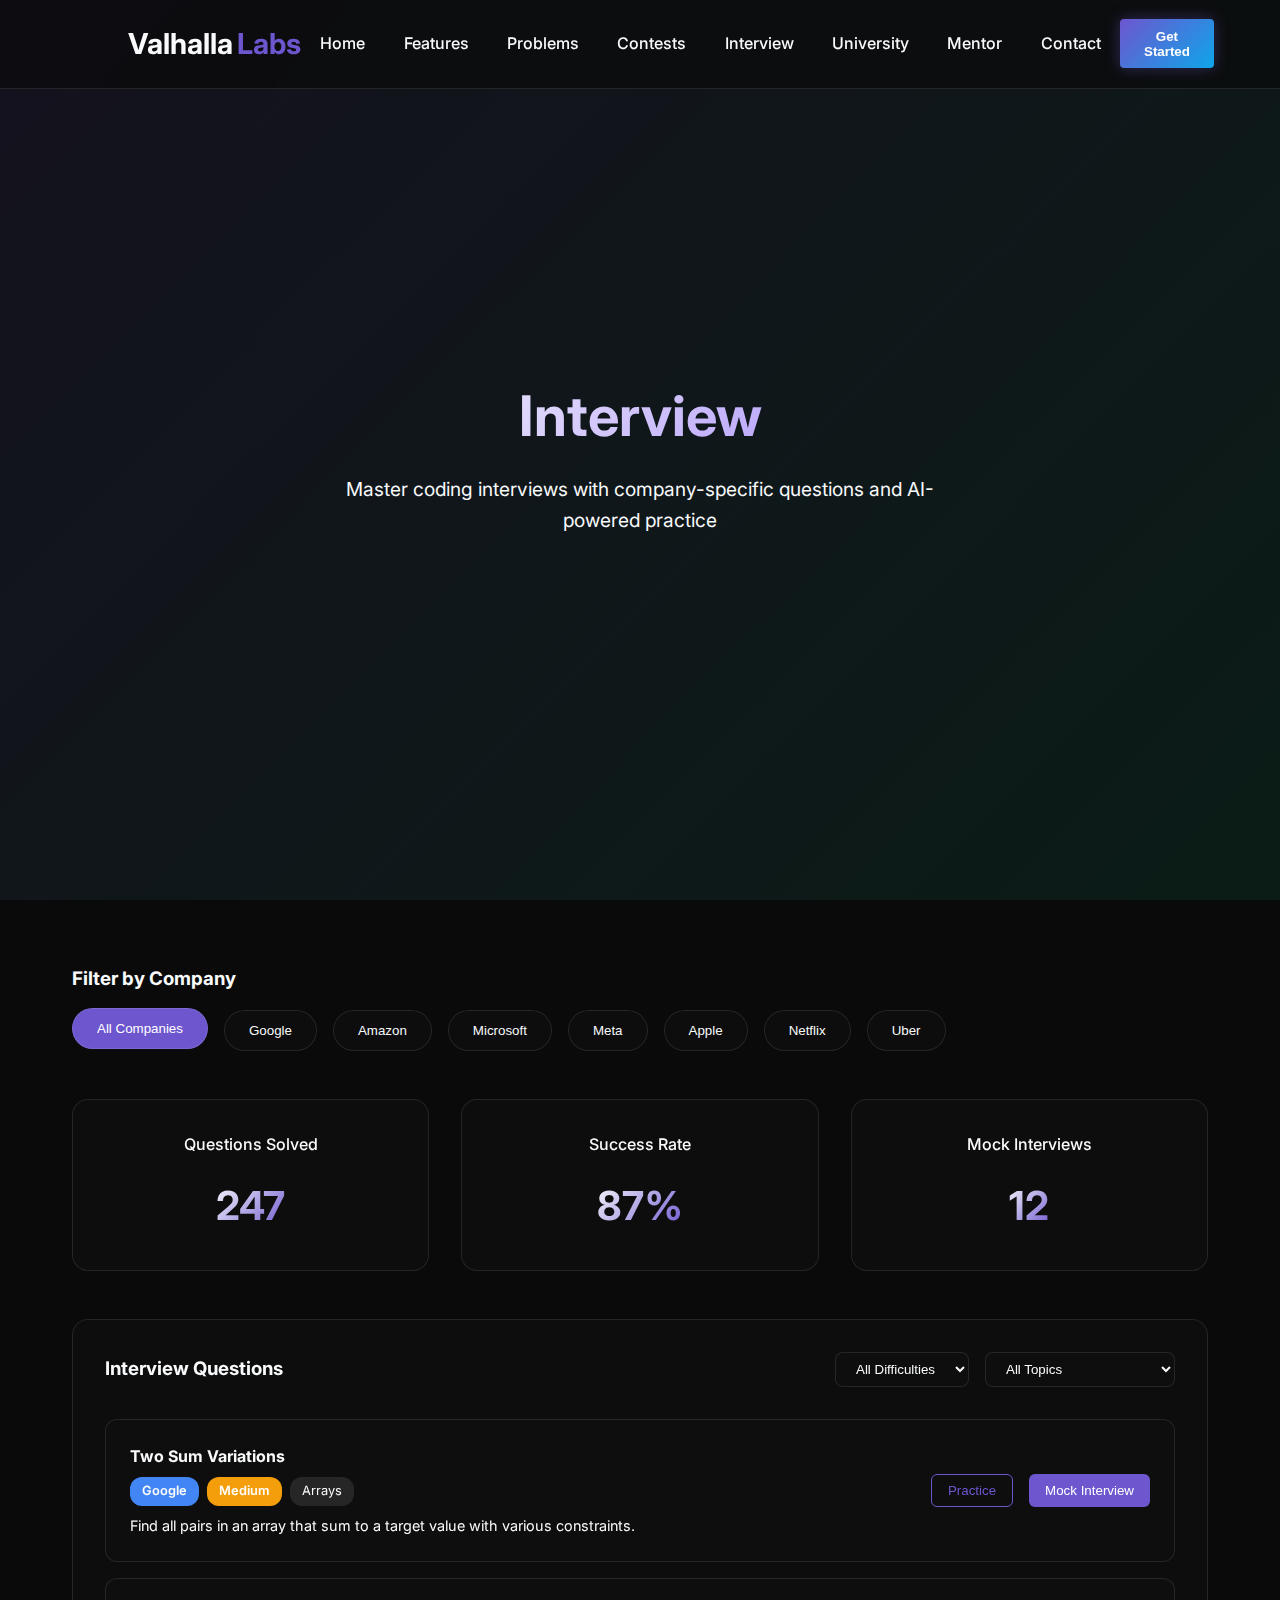
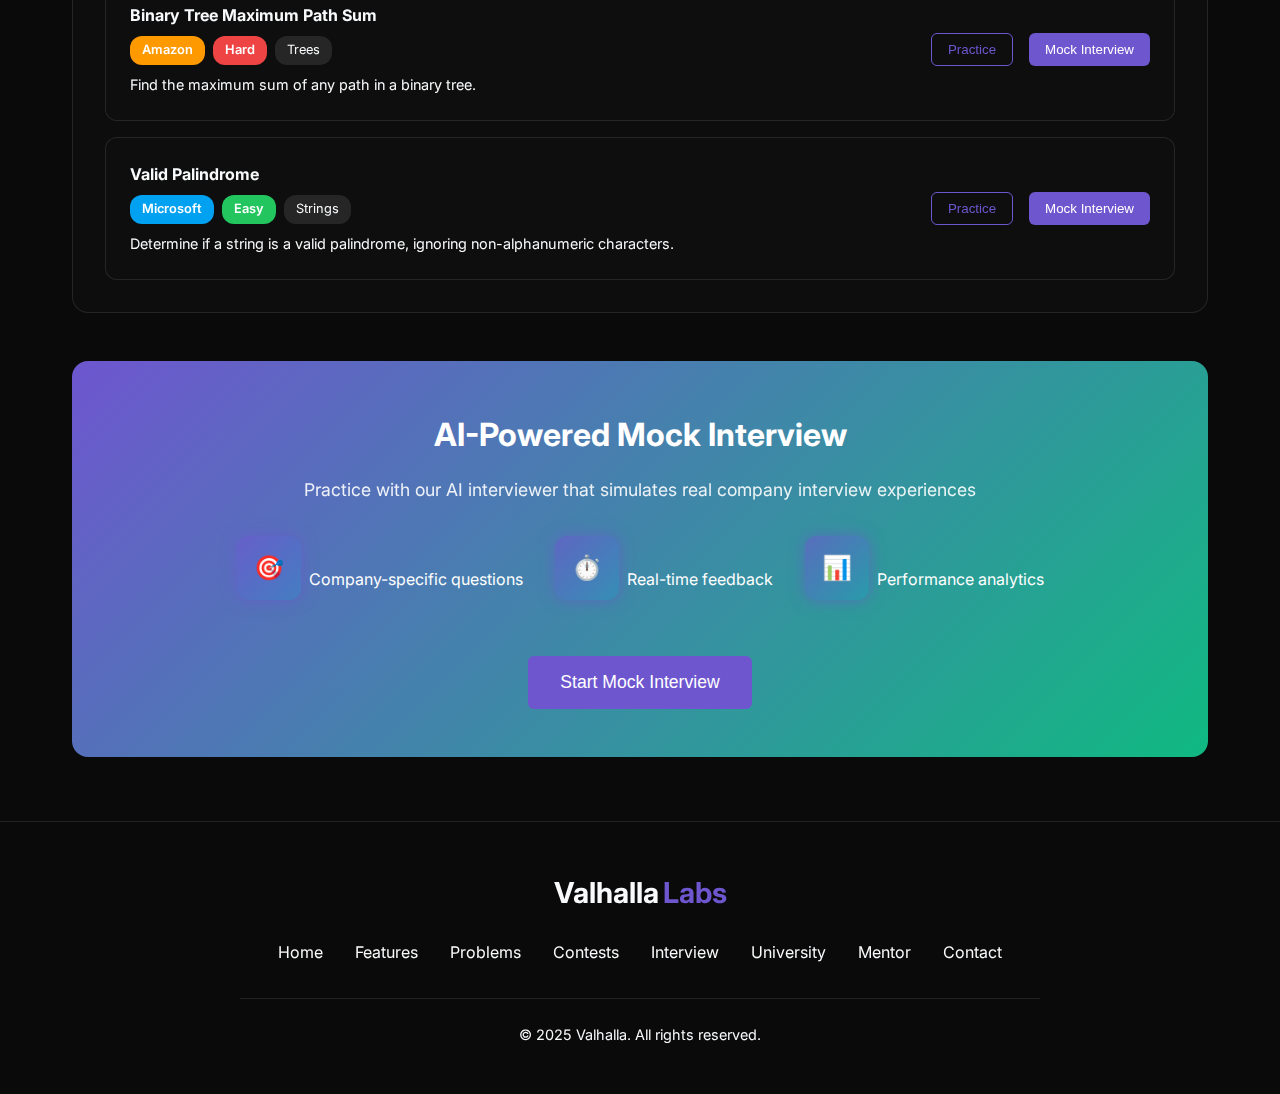
<file: pages/interview/interview.html>
<!DOCTYPE html>
<html lang="en">
<head>
    <meta charset="UTF-8">
    <meta name="viewport" content="width=device-width, initial-scale=1.0">
    <title>Interview Prep - Valhalla Online Coding Platform</title>
    <link rel="stylesheet" href="../../style.css">
    <link rel="stylesheet" href="interview.css">
    <link href="https://fonts.googleapis.com/css2?family=Inter:wght@300;400;500;600;700&display=swap" rel="stylesheet">
</head>
<body>


    <nav class="navbar">
        <div class="logo">Valhalla<span class="logo-highlight">Labs</span></div>
            <ul class="nav-links">
                <li><a href="../../index.html">Home</a></li>
                <li><a href="../features/features.html">Features</a></li>
                <li><a href="../problems/problems.html">Problems</a></li>
                <li><a href="../contests/contests.html">Contests</a></li>
                <li><a href="interview.html" class="active">Interview</a></li>
                <li><a href="../university/university.html">University</a></li>
                <li><a href="../mentor/mentor.html">Mentor</a></li>
                <li><a href="../contact/contact.html">Contact</a></li>
            </ul>
        <button class="cta-button">Get Started</button>
    </nav>

    <!-- Hero Section -->
    <section class="hero">
        <div class="hero-content">
        <h1>Interview</h1>
        <p>Master coding interviews with company-specific questions and AI-powered practice</p>
        </div>
    </section>


        <section class="interview-section">
            <div class="container">
                <div class="company-filters">
                    <h3>Filter by Company</h3>
                    <div class="company-grid">
                        <button class="company-btn active" data-company="all">All Companies</button>
                        <button class="company-btn" data-company="google">Google</button>
                        <button class="company-btn" data-company="amazon">Amazon</button>
                        <button class="company-btn" data-company="microsoft">Microsoft</button>
                        <button class="company-btn" data-company="meta">Meta</button>
                        <button class="company-btn" data-company="apple">Apple</button>
                        <button class="company-btn" data-company="netflix">Netflix</button>
                        <button class="company-btn" data-company="uber">Uber</button>
                    </div>
                </div>

                <div class="interview-stats">
                    <div class="stat-card">
                        <h4>Questions Solved</h4>
                        <span class="stat-number">247</span>
                    </div>
                    <div class="stat-card">
                        <h4>Success Rate</h4>
                        <span class="stat-number">87%</span>
                    </div>
                    <div class="stat-card">
                        <h4>Mock Interviews</h4>
                        <span class="stat-number">12</span>
                    </div>
                </div>

                <div class="questions-container">
                    <div class="questions-header">
                        <h3>Interview Questions</h3>
                        <div class="question-filters">
                            <select class="filter-select" id="difficulty-filter">
                                <option value="all">All Difficulties</option>
                                <option value="easy">Easy</option>
                                <option value="medium">Medium</option>
                                <option value="hard">Hard</option>
                            </select>
                            <select class="filter-select" id="topic-filter">
                                <option value="all">All Topics</option>
                                <option value="arrays">Arrays</option>
                                <option value="strings">Strings</option>
                                <option value="trees">Trees</option>
                                <option value="graphs">Graphs</option>
                                <option value="dp">Dynamic Programming</option>
                            </select>
                        </div>
                    </div>

                    <div class="questions-list">
                        <div class="question-item" data-company="google" data-difficulty="medium" data-topic="arrays">
                            <div class="question-info">
                                <h4>Two Sum Variations</h4>
                                <div class="question-meta">
                                    <span class="company-tag google">Google</span>
                                    <span class="difficulty medium">Medium</span>
                                    <span class="topic-tag">Arrays</span>
                                </div>
                                <p>Find all pairs in an array that sum to a target value with various constraints.</p>
                            </div>
                            <div class="question-actions">
                                <button class="btn-outline">Practice</button>
                                <button class="btn-primary">Mock Interview</button>
                            </div>
                        </div>

                        <div class="question-item" data-company="amazon" data-difficulty="hard" data-topic="trees">
                            <div class="question-info">
                                <h4>Binary Tree Maximum Path Sum</h4>
                                <div class="question-meta">
                                    <span class="company-tag amazon">Amazon</span>
                                    <span class="difficulty hard">Hard</span>
                                    <span class="topic-tag">Trees</span>
                                </div>
                                <p>Find the maximum sum of any path in a binary tree.</p>
                            </div>
                            <div class="question-actions">
                                <button class="btn-outline">Practice</button>
                                <button class="btn-primary">Mock Interview</button>
                            </div>
                        </div>

                        <div class="question-item" data-company="microsoft" data-difficulty="easy" data-topic="strings">
                            <div class="question-info">
                                <h4>Valid Palindrome</h4>
                                <div class="question-meta">
                                    <span class="company-tag microsoft">Microsoft</span>
                                    <span class="difficulty easy">Easy</span>
                                    <span class="topic-tag">Strings</span>
                                </div>
                                <p>Determine if a string is a valid palindrome, ignoring non-alphanumeric characters.</p>
                            </div>
                            <div class="question-actions">
                                <button class="btn-outline">Practice</button>
                                <button class="btn-primary">Mock Interview</button>
                            </div>
                        </div>
                    </div>
                </div>

                <div class="mock-interview-section">
                    <div class="mock-interview-card">
                        <h3>AI-Powered Mock Interview</h3>
                        <p>Practice with our AI interviewer that simulates real company interview experiences</p>
                        <div class="mock-features">
                            <div class="feature">
                                <span class="feature-icon">🎯</span>
                                <span>Company-specific questions</span>
                            </div>
                            <div class="feature">
                                <span class="feature-icon">⏱️</span>
                                <span>Real-time feedback</span>
                            </div>
                            <div class="feature">
                                <span class="feature-icon">📊</span>
                                <span>Performance analytics</span>
                            </div>
                        </div>
                        <button class="btn-primary large">Start Mock Interview</button>
                    </div>
                </div>
            </div>
        </section>
    </main>

    <footer>
        <div class="footer-content">
        <div class="footer-logo">Valhalla<span class="logo-highlight">Labs</span></div>
        <div class="footer-links">
            <a href="../../index.html">Home</a>
            <a href="#">Features</a>
            <a href="../problems/problems.html">Problems</a>
            <a href="../contests/contests.html">Contests</a>
            <a href="../interview/interview.html">Interview</a>
            <a href="../university/university.html">University</a>
            <a href="../mentor/mentor.html">Mentor</a>
            <a href="../contact/contact.html">Contact</a>
        </div>
        <p class="copyright">© 2025 Valhalla. All rights reserved.</p>
        </div>
    </footer>

    <script src="interview.js"></script>
</body>
</html>
</file>
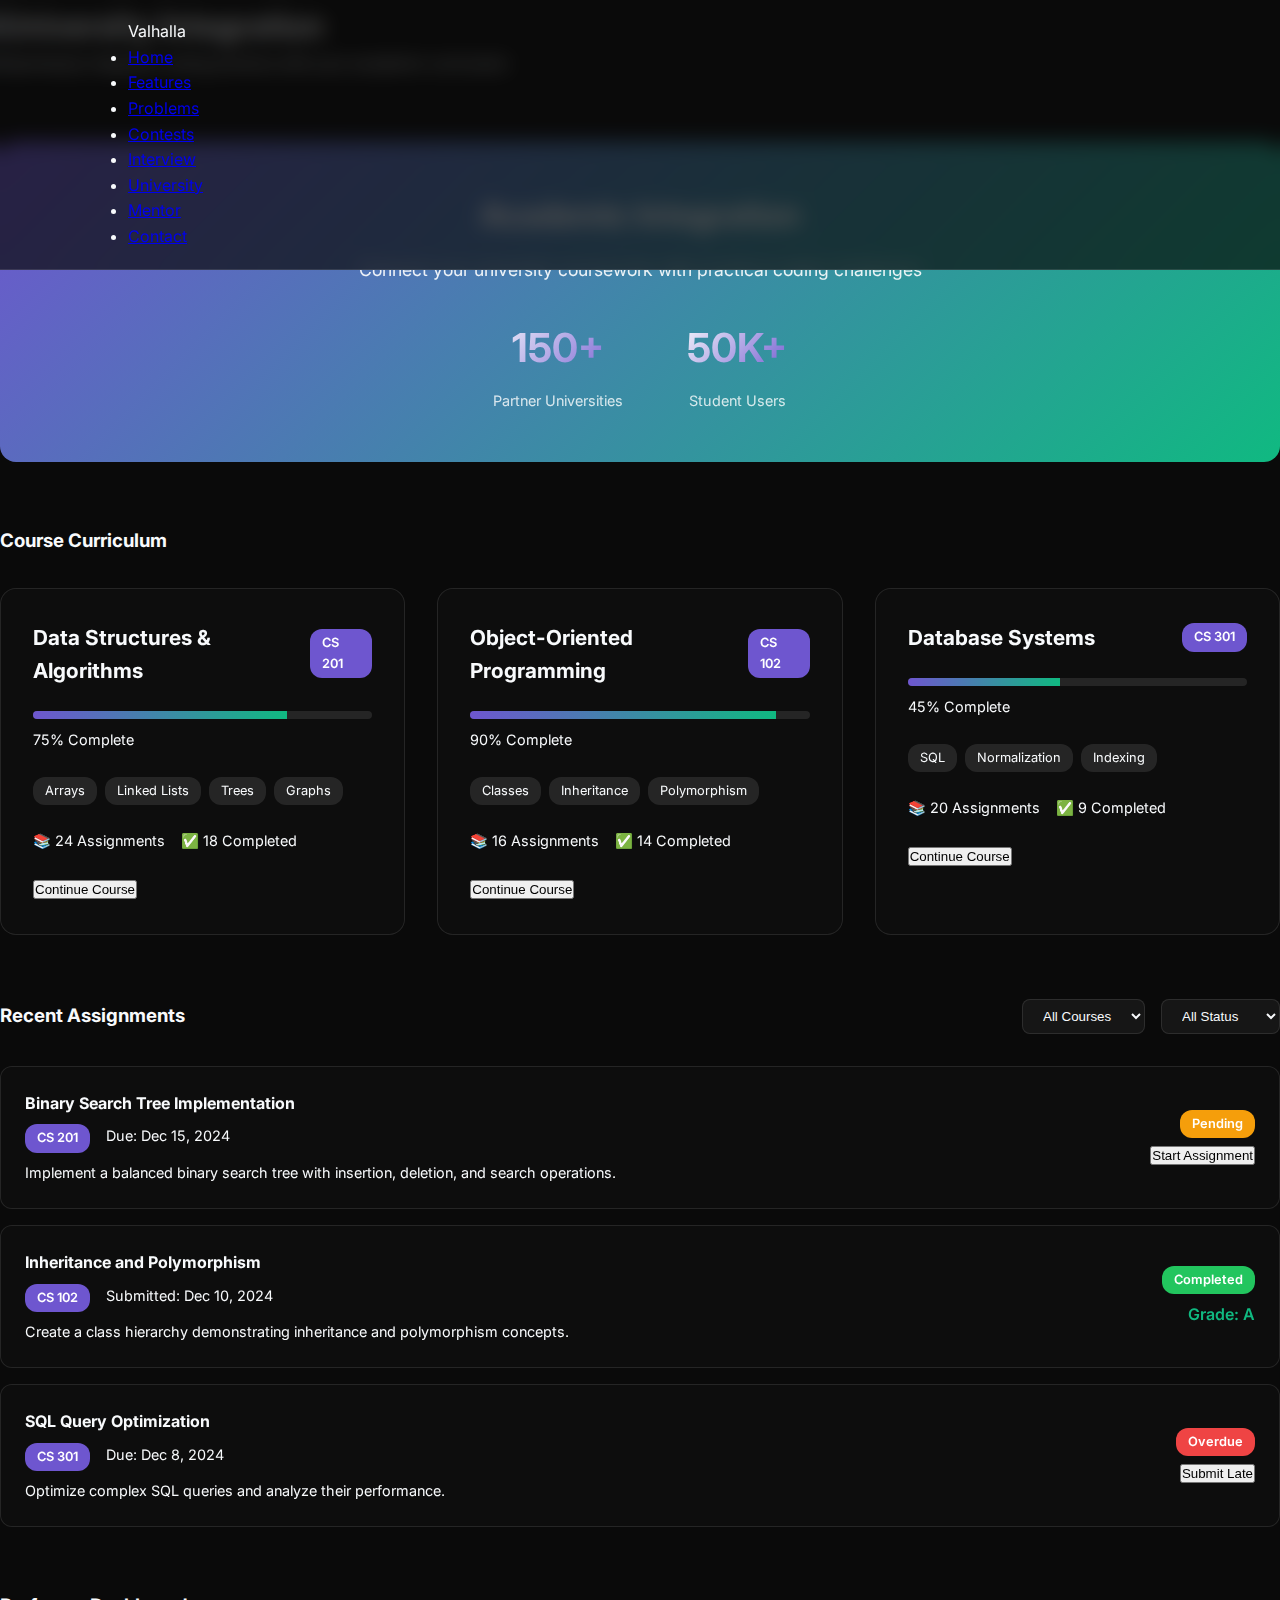
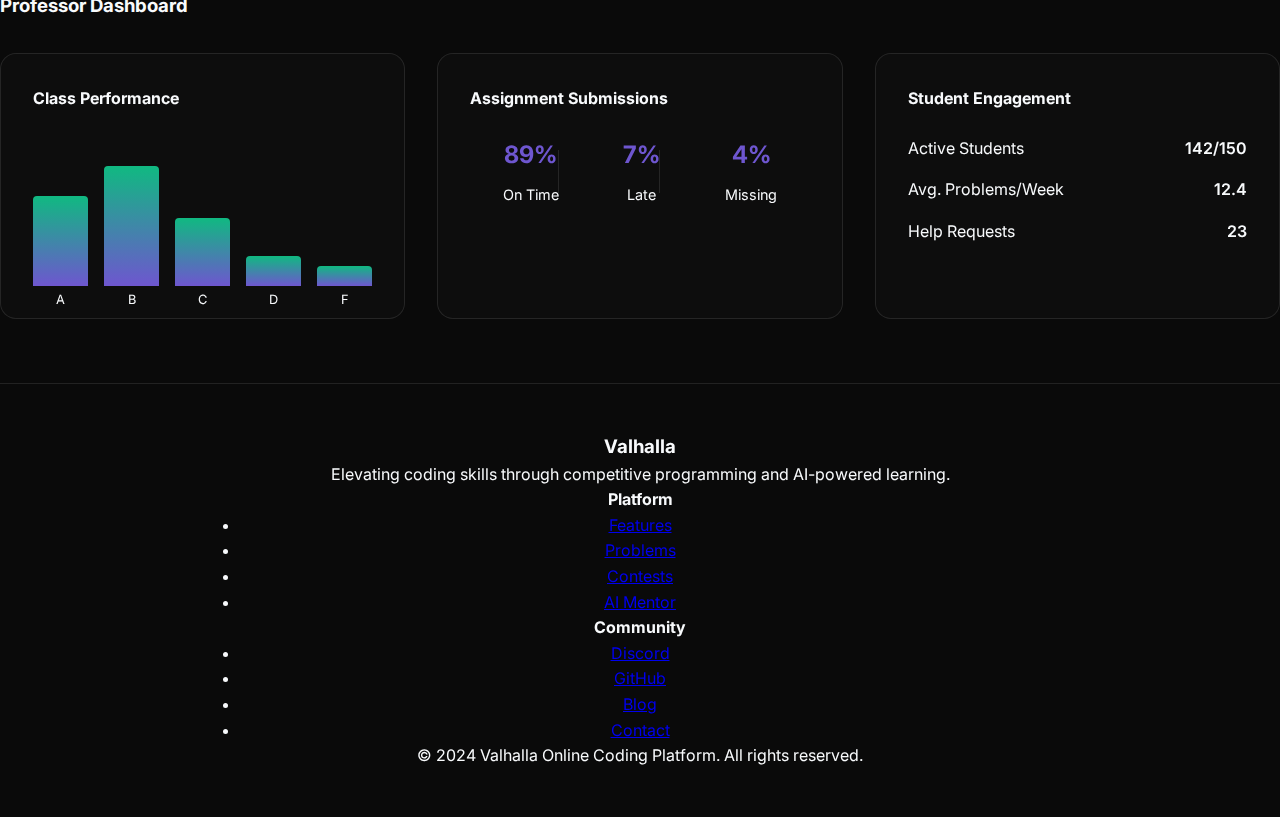
<file: pages/university/university.html>
<!DOCTYPE html>
<html lang="en">
<head>
    <meta charset="UTF-8">
    <meta name="viewport" content="width=device-width, initial-scale=1.0">
    <title>University Integration - Valhalla Online Coding Platform</title>
    <link rel="stylesheet" href="../../style.css">
    <link rel="stylesheet" href="university.css">
    <link href="https://fonts.googleapis.com/css2?family=Inter:wght@300;400;500;600;700&display=swap" rel="stylesheet">
</head>
<body>
    <nav class="navbar">
        <div class="nav-container">
            <div class="nav-logo">
                <span class="logo-text">Valhalla</span>
            </div>
            <ul class="nav-menu">
                <li><a href="../../index.html">Home</a></li>
                <li><a href="../features/features.html">Features</a></li>
                <li><a href="../problems/problems.html">Problems</a></li>
                <li><a href="../contests/contests.html">Contests</a></li>
                <li><a href="../interview/interview.html">Interview</a></li>
                <li><a href="university.html" class="active">University</a></li>
                <li><a href="../mentor/mentor.html">Mentor</a></li>
                <li><a href="../contact/contact.html">Contact</a></li>
            </ul>
            <div class="nav-toggle">
                <span></span>
                <span></span>
                <span></span>
            </div>
        </div>
    </nav>

    <main class="main-content">
        <section class="hero-section">
            <div class="container">
                <h1 class="hero-title">University Integration</h1>
                <p class="hero-subtitle">Seamlessly integrate coding practice with your academic curriculum</p>
            </div>
        </section>

        <section class="university-section">
            <div class="container">
                <div class="integration-overview">
                    <div class="overview-card">
                        <h3>Academic Integration</h3>
                        <p>Connect your university coursework with practical coding challenges</p>
                        <div class="integration-stats">
                            <div class="stat">
                                <span class="stat-number">150+</span>
                                <span class="stat-label">Partner Universities</span>
                            </div>
                            <div class="stat">
                                <span class="stat-number">50K+</span>
                                <span class="stat-label">Student Users</span>
                            </div>
                        </div>
                    </div>
                </div>

                <div class="courses-section">
                    <h3>Course Curriculum</h3>
                    <div class="courses-grid">
                        <div class="course-card">
                            <div class="course-header">
                                <h4>Data Structures & Algorithms</h4>
                                <span class="course-level">CS 201</span>
                            </div>
                            <div class="course-progress">
                                <div class="progress-bar">
                                    <div class="progress-fill" style="width: 75%"></div>
                                </div>
                                <span class="progress-text">75% Complete</span>
                            </div>
                            <div class="course-topics">
                                <span class="topic-tag">Arrays</span>
                                <span class="topic-tag">Linked Lists</span>
                                <span class="topic-tag">Trees</span>
                                <span class="topic-tag">Graphs</span>
                            </div>
                            <div class="course-stats">
                                <span>📚 24 Assignments</span>
                                <span>✅ 18 Completed</span>
                            </div>
                            <button class="btn-primary">Continue Course</button>
                        </div>

                        <div class="course-card">
                            <div class="course-header">
                                <h4>Object-Oriented Programming</h4>
                                <span class="course-level">CS 102</span>
                            </div>
                            <div class="course-progress">
                                <div class="progress-bar">
                                    <div class="progress-fill" style="width: 90%"></div>
                                </div>
                                <span class="progress-text">90% Complete</span>
                            </div>
                            <div class="course-topics">
                                <span class="topic-tag">Classes</span>
                                <span class="topic-tag">Inheritance</span>
                                <span class="topic-tag">Polymorphism</span>
                            </div>
                            <div class="course-stats">
                                <span>📚 16 Assignments</span>
                                <span>✅ 14 Completed</span>
                            </div>
                            <button class="btn-primary">Continue Course</button>
                        </div>

                        <div class="course-card">
                            <div class="course-header">
                                <h4>Database Systems</h4>
                                <span class="course-level">CS 301</span>
                            </div>
                            <div class="course-progress">
                                <div class="progress-bar">
                                    <div class="progress-fill" style="width: 45%"></div>
                                </div>
                                <span class="progress-text">45% Complete</span>
                            </div>
                            <div class="course-topics">
                                <span class="topic-tag">SQL</span>
                                <span class="topic-tag">Normalization</span>
                                <span class="topic-tag">Indexing</span>
                            </div>
                            <div class="course-stats">
                                <span>📚 20 Assignments</span>
                                <span>✅ 9 Completed</span>
                            </div>
                            <button class="btn-primary">Continue Course</button>
                        </div>
                    </div>
                </div>

                <div class="assignments-section">
                    <div class="assignments-header">
                        <h3>Recent Assignments</h3>
                        <div class="assignment-filters">
                            <select class="filter-select">
                                <option>All Courses</option>
                                <option>CS 201</option>
                                <option>CS 102</option>
                                <option>CS 301</option>
                            </select>
                            <select class="filter-select">
                                <option>All Status</option>
                                <option>Pending</option>
                                <option>Completed</option>
                                <option>Overdue</option>
                            </select>
                        </div>
                    </div>

                    <div class="assignments-list">
                        <div class="assignment-item pending">
                            <div class="assignment-info">
                                <h4>Binary Search Tree Implementation</h4>
                                <div class="assignment-meta">
                                    <span class="course-tag">CS 201</span>
                                    <span class="due-date">Due: Dec 15, 2024</span>
                                </div>
                                <p>Implement a balanced binary search tree with insertion, deletion, and search operations.</p>
                            </div>
                            <div class="assignment-status">
                                <span class="status-badge pending">Pending</span>
                                <button class="btn-primary">Start Assignment</button>
                            </div>
                        </div>

                        <div class="assignment-item completed">
                            <div class="assignment-info">
                                <h4>Inheritance and Polymorphism</h4>
                                <div class="assignment-meta">
                                    <span class="course-tag">CS 102</span>
                                    <span class="due-date">Submitted: Dec 10, 2024</span>
                                </div>
                                <p>Create a class hierarchy demonstrating inheritance and polymorphism concepts.</p>
                            </div>
                            <div class="assignment-status">
                                <span class="status-badge completed">Completed</span>
                                <span class="grade">Grade: A</span>
                            </div>
                        </div>

                        <div class="assignment-item overdue">
                            <div class="assignment-info">
                                <h4>SQL Query Optimization</h4>
                                <div class="assignment-meta">
                                    <span class="course-tag">CS 301</span>
                                    <span class="due-date">Due: Dec 8, 2024</span>
                                </div>
                                <p>Optimize complex SQL queries and analyze their performance.</p>
                            </div>
                            <div class="assignment-status">
                                <span class="status-badge overdue">Overdue</span>
                                <button class="btn-secondary">Submit Late</button>
                            </div>
                        </div>
                    </div>
                </div>

                <div class="professor-dashboard">
                    <h3>Professor Dashboard</h3>
                    <div class="dashboard-grid">
                        <div class="dashboard-card">
                            <h4>Class Performance</h4>
                            <div class="performance-chart">
                                <div class="chart-bar" style="height: 60%">
                                    <span class="bar-label">A</span>
                                </div>
                                <div class="chart-bar" style="height: 80%">
                                    <span class="bar-label">B</span>
                                </div>
                                <div class="chart-bar" style="height: 45%">
                                    <span class="bar-label">C</span>
                                </div>
                                <div class="chart-bar" style="height: 20%">
                                    <span class="bar-label">D</span>
                                </div>
                                <div class="chart-bar" style="height: 10%">
                                    <span class="bar-label">F</span>
                                </div>
                            </div>
                        </div>

                        <div class="dashboard-card">
                            <h4>Assignment Submissions</h4>
                            <div class="submission-stats">
                                <div class="stat-item">
                                    <span class="stat-value">89%</span>
                                    <span class="stat-desc">On Time</span>
                                </div>
                                <div class="stat-item">
                                    <span class="stat-value">7%</span>
                                    <span class="stat-desc">Late</span>
                                </div>
                                <div class="stat-item">
                                    <span class="stat-value">4%</span>
                                    <span class="stat-desc">Missing</span>
                                </div>
                            </div>
                        </div>

                        <div class="dashboard-card">
                            <h4>Student Engagement</h4>
                            <div class="engagement-metrics">
                                <div class="metric">
                                    <span class="metric-label">Active Students</span>
                                    <span class="metric-value">142/150</span>
                                </div>
                                <div class="metric">
                                    <span class="metric-label">Avg. Problems/Week</span>
                                    <span class="metric-value">12.4</span>
                                </div>
                                <div class="metric">
                                    <span class="metric-label">Help Requests</span>
                                    <span class="metric-value">23</span>
                                </div>
                            </div>
                        </div>
                    </div>
                </div>
            </div>
        </section>
    </main>

    <footer class="footer">
        <div class="container">
            <div class="footer-content">
                <div class="footer-section">
                    <h3>Valhalla</h3>
                    <p>Elevating coding skills through competitive programming and AI-powered learning.</p>
                </div>
                <div class="footer-section">
                    <h4>Platform</h4>
                    <ul>
                        <li><a href="../features/features.html">Features</a></li>
                        <li><a href="../problems/problems.html">Problems</a></li>
                        <li><a href="../contests/contests.html">Contests</a></li>
                        <li><a href="../mentor/mentor.html">AI Mentor</a></li>
                    </ul>
                </div>
                <div class="footer-section">
                    <h4>Community</h4>
                    <ul>
                        <li><a href="#">Discord</a></li>
                        <li><a href="#">GitHub</a></li>
                        <li><a href="#">Blog</a></li>
                        <li><a href="../contact/contact.html">Contact</a></li>
                    </ul>
                </div>
            </div>
            <div class="footer-bottom">
                <p>&copy; 2024 Valhalla Online Coding Platform. All rights reserved.</p>
            </div>
        </div>
    </footer>

    <script src="university.js"></script>
</body>
</html>
</file>
<file: style.css>
:root {
  --primary: #6e56cf;
  --primary-glow: rgba(110, 86, 207, 0.6);
  --secondary: #10b981;
  --secondary-glow: rgba(16, 185, 129, 0.6);
  --accent: #0ea5e9;
  --text: #f8fafc;
  --text-secondary: #cbd5e1;
  --bg-dark: #0a0a0a;
  --bg-glass: rgba(15, 15, 15, 0.5);
  --bg-glass-hover: rgba(20, 20, 20, 0.7);
  --border-glass: rgba(255, 255, 255, 0.1);
  --light-x: 50%;
  --light-y: 50%;
}

* {
  margin: 0;
  padding: 0;
  box-sizing: border-box;
}

body {
  font-family: "Inter", sans-serif;
  background-color: var(--bg-dark);
  color: var(--text);
  overflow-x: hidden;
  line-height: 1.6;
}

/* Navbar styles */
.navbar {
  position: fixed;
  top: 0;
  left: 0;
  width: 100%;
  z-index: 100;
  display: flex;
  justify-content: space-between;
  align-items: center;
  padding: 1.2rem 10%;
  background: rgba(10, 10, 10, 0.7);
  backdrop-filter: blur(10px);
  border-bottom: 1px solid var(--border-glass);
  transition: all 0.3s ease;
}

.logo {
  font-size: 1.8rem;
  font-weight: 700;
  color: var(--text);
  display: flex;
  align-items: center;
}

.logo-highlight {
  color: var(--primary);
  margin-left: 4px;
}

.nav-links {
  display: flex;
  list-style: none;
}

.nav-links li {
  margin: 0 1.2rem;
}

.nav-links a {
  color: var(--text);
  text-decoration: none;
  font-weight: 500;
  position: relative;
  transition: all 0.3s ease;
}

.nav-links a::after {
  content: "";
  position: absolute;
  bottom: -5px;
  left: 0;
  width: 0;
  height: 2px;
  background: var(--primary);
  transition: width 0.3s ease;
  box-shadow: 0 0 8px var(--primary-glow);
}

.nav-links .active a {
  color: var(--primary);
}

.nav-links .active a::after,
.nav-links a:hover::after {
  width: 100%;
}

.cta-button {
  padding: 0.6rem 1.5rem;
  background: linear-gradient(135deg, var(--primary), var(--accent));
  color: white;
  border: none;
  border-radius: 4px;
  font-weight: 600;
  cursor: pointer;
  transition: all 0.3s ease;
  box-shadow: 0 0 15px rgba(110, 86, 207, 0.4);
}

.cta-button:hover {
  box-shadow: 0 0 25px rgba(110, 86, 207, 0.7);
  transform: translateY(-2px);
}

/* Hero section */
.hero {
  min-height: 100vh;
  display: flex;
  align-items: center;
  justify-content: center;
  padding: 2rem 10%;
  position: relative;
  overflow: hidden;
}

.hero-content {
  max-width: 800px;
  text-align: center;
  z-index: 2;
  margin-top: 2vh;
}

.hero h1 {
  font-size: 3.5rem;
  margin-bottom: 1.5rem;
  line-height: 1.2;
  background: linear-gradient(135deg, var(--text), #a78bfa);
  -webkit-background-clip: text;
  -webkit-text-fill-color: transparent;
  animation: glow 2s ease-in-out infinite alternate;
}

.hero p {
  font-size: 1.2rem;
  color: var(--text-secondary);
  margin-bottom: 2.5rem;
  max-width: 600px;
  margin-left: auto;
  margin-right: auto;
}

.hero-cta {
  padding: 0.9rem 2rem;
  font-size: 1rem;
  letter-spacing: 0.5px;
}

/* Code animation background */
.code-bg {
  position: absolute;
  top: 0;
  left: 0;
  right: 0;
  bottom: 0;
  z-index: 1;
  opacity: 0.15;
  pointer-events: none;
}

.floating-code {
  position: absolute;
  font-family: monospace;
  color: var(--primary);
  opacity: 0.8;
  font-size: 1rem;
  animation: float 15s linear infinite;
}

/* Technology slider */
.tech-slider-container {
  width: 100%;
  overflow: hidden;
  padding: 3rem 0;
  background: rgba(12, 12, 14, 0.7);
  backdrop-filter: blur(5px);
}

.slider-track {
  display: flex;
  width: max-content;
  animation: scroll-left 40s linear infinite;
}

.tech-item {
  display: flex;
  flex-direction: column;
  align-items: center;
  margin: 0 30px;
  color: #aaa;
  text-align: center;
  transition: all 0.3s ease;
}

.tech-item img {
  height: 50px;
  filter: grayscale(100%) brightness(1.1);
  transition: filter 0.4s ease, transform 0.3s ease;
}

.tech-item:hover img {
  filter: grayscale(0%) brightness(1.3);
  transform: scale(1.2);
}

.tech-item span {
  margin-top: 8px;
  font-size: 14px;
  transition: color 0.3s ease;
}

.tech-item:hover span {
  color: #fff;
}

/* Features section */
.features {
  padding: 6rem 10%;
  display: flex;
  flex-direction: column;
  align-items: center;
}

.section-title {
  font-size: 2.5rem;
  margin-bottom: 1rem;
  text-align: center;
  background: linear-gradient(135deg, var(--text), #a78bfa);
  -webkit-background-clip: text;
  -webkit-text-fill-color: transparent;
}

.section-subtitle {
  font-size: 1.1rem;
  color: var(--text-secondary);
  margin-bottom: 4rem;
  text-align: center;
  max-width: 700px;
}

.features-grid {
  display: grid;
  grid-template-columns: repeat(auto-fit, minmax(300px, 1fr));
  gap: 2rem;
  width: 100%;
  perspective: 1000px;
}

.feature-card {
  background: var(--bg-glass);
  backdrop-filter: blur(10px);
  border-radius: 12px;
  border: 1px solid var(--border-glass);
  padding: 2rem;
  display: flex;
  flex-direction: column;
  align-items: center;
  text-align: center;
  transition: all 0.3s ease;
  transform-style: preserve-3d;
  box-shadow: 0 10px 30px rgba(0, 0, 0, 0.2);
}

.feature-card:hover {
  transform: translateY(-10px) rotateX(5deg) rotateY(5deg);
  box-shadow: 0 15px 40px rgba(110, 86, 207, 0.15);
  border-color: rgba(110, 86, 207, 0.3);
}

.feature-icon {
  width: 64px;
  height: 64px;
  display: flex;
  align-items: center;
  justify-content: center;
  margin-bottom: 1.5rem;
  border-radius: 12px;
  background: linear-gradient(135deg, var(--primary-glow), rgba(14, 165, 233, 0.2));
  box-shadow: 0 0 15px var(--primary-glow);
}

.feature-icon svg {
  width: 32px;
  height: 32px;
  color: var(--text);
}

.feature-title {
  font-size: 1.3rem;
  margin-bottom: 1rem;
  color: var(--text);
}

.feature-description {
  color: var(--text-secondary);
  line-height: 1.7;
}

/* Stats section */
.stats {
  padding: 4rem 10%;
  background: rgba(12, 12, 14, 0.7);
  backdrop-filter: blur(5px);
}

.stats-grid {
  display: grid;
  grid-template-columns: repeat(auto-fit, minmax(200px, 1fr));
  gap: 2rem;
}

.stat-item {
  text-align: center;
  position: relative;
}

.stat-item::after {
  content: "";
  position: absolute;
  top: 20%;
  right: 0;
  height: 60%;
  width: 1px;
  background: var(--border-glass);
}

.stat-item:last-child::after {
  display: none;
}

.stat-number {
  font-size: 2.5rem;
  font-weight: 700;
  margin-bottom: 0.5rem;
  background: linear-gradient(135deg, var(--text), var(--primary));
  -webkit-background-clip: text;
  -webkit-text-fill-color: transparent;
}

.stat-label {
  color: var(--text-secondary);
  font-size: 0.9rem;
}

/* Footer */
footer {
  padding: 3rem 10%;
  background: rgba(10, 10, 10, 0.9);
  backdrop-filter: blur(10px);
  border-top: 1px solid var(--border-glass);
  text-align: center;
}

.footer-content {
  max-width: 800px;
  margin: 0 auto;
}

.footer-logo {
  font-size: 1.8rem;
  font-weight: 700;
  margin-bottom: 1.5rem;
  display: inline-block;
}

.footer-links {
  display: flex;
  justify-content: center;
  flex-wrap: wrap;
  margin-bottom: 2rem;
}

.footer-links a {
  color: var(--text-secondary);
  text-decoration: none;
  margin: 0 1rem;
  transition: color 0.3s ease;
}

.footer-links a:hover {
  color: var(--primary);
}

.copyright {
  color: var(--text-secondary);
  font-size: 0.9rem;
  border-top: 1px solid var(--border-glass);
  padding-top: 1.5rem;
  margin-top: 1.5rem;
}

/* Particles */
.particles-container {
  position: fixed;
  top: 0;
  left: 0;
  width: 100%;
  height: 100%;
  z-index: 0;
  pointer-events: none;
}

.particle {
  position: absolute;
  border-radius: 50%;
  opacity: 0.3;
  animation: float-particle 8s infinite linear;
}

.tech-slider-wrapper {
  position: relative;
  width: 100%;
  overflow: hidden;
  padding: 2rem 0;
}

.tech-slider {
  display: flex;
  align-items: center;
  white-space: nowrap;
}

.tech-track {
  display: flex;
  gap: 4rem;
  animation: scroll 25s linear infinite;
}

.tech-track img {
  width: 60px;
  height: 60px;
  object-fit: contain;
  filter: drop-shadow(0 0 4px rgba(255, 255, 255, 0.3));
  transition: transform 0.3s;
}

.tech-track img:hover {
  transform: scale(1.2);
}

/* Blur gradient edges */
.tech-slider-wrapper::before,
.tech-slider-wrapper::after {
  content: "";
  position: absolute;
  top: 0;
  width: 80px;
  height: 100%;
  z-index: 2;
  pointer-events: none;
}

.tech-slider-wrapper::before {
  left: 0;
  background: linear-gradient(to right, #111 0%, transparent 100%);
}

.tech-slider-wrapper::after {
  right: 0;
  background: linear-gradient(to left, #111 0%, transparent 100%);
}

.slider {
  height: 100px;
  margin: auto;
  overflow: hidden;
  position: relative;
}

.slider-track {
  display: flex;
  width: calc(250px * 20); /* Adjust according to total duplicated logos (10 original + 10 duplicate) */
  animation: scroll 40s linear infinite;
}

.slider-track img {
  width: 250px;
  padding: 0 20px;
  transition: transform 0.3s;
  height: 100px;
  object-fit: contain;
}

.slider {
  height: 150px;
  margin: auto;
  overflow: hidden;
  position: relative;
  background: transparent;
}

.slider-track {
  display: flex;
  width: calc(200px * 20); /* 10 icons * 2 (original + duplicate) */
  animation: scroll 40s linear infinite;
  padding-top: 50px;
}

.tech {
  display: flex;
  flex-direction: column;
  align-items: center;
  justify-content: center;
  width: 200px;
  text-align: center;
  padding: 10px;
}

.tech img {
  width: 60px;
  height: 60px;
  object-fit: contain;
  margin-bottom: 10px;
}

.tech p {
  font-size: 16px;
  color: #fff; /* change based on your theme */
  font-family: "Poppins", sans-serif;
  margin: 0;
}
.slider {
  height: 150px;
  margin: auto;
  overflow: hidden;
  position: relative;
  margin-top: 0vh;
}

.slider-track {
  display: flex;
  width: fit-content;
  animation: scroll 40s linear infinite;
  padding-top: 40px;
}

.tech {
  display: flex;
  flex-direction: column;
  align-items: center;
  justify-content: center;
  width: 180px;
  text-align: center;
  padding: 10px;
  transition: filter 0.3s;
}

.tech i {
  font-size: 60px;
  filter: grayscale(100%);
  transition: filter 0.3s;
}

.tech:hover i {
  filter: grayscale(0%);
}

.tech p {
  font-size: 16px;
  color: #fff;
  font-family: "Poppins", sans-serif;
  margin-top: 10px;
}

/* Infinite scroll animation */
@keyframes scroll {
  0% {
    transform: translateX(0);
  }
  100% {
    transform: translateX(-50%);
  }
}

/* Edge blur */
.slider::before,
.slider::after {
  content: "";
  position: absolute;
  top: 0;
  width: 150px;
  height: 100%;
  z-index: 2;
  pointer-events: none;
}

.slider::before {
  left: 0;
  background: linear-gradient(to right, #000 0%, transparent 100%);
}

.slider::after {
  right: 0;
  background: linear-gradient(to left, #000 0%, transparent 100%);
}

@keyframes scroll {
  0% {
    transform: translateX(0);
  }

  100% {
    transform: translateX(-50%);
  }
}

@keyframes scroll {
  0% {
    transform: translateX(0);
  }

  100% {
    transform: translateX(-50%);
  }
}

/* Infinite scroll keyframe */
@keyframes scroll {
  0% {
    transform: translateX(0);
  }
  100% {
    transform: translateX(-50%);
  }
}

/* Media queries */
@media (max-width: 768px) {
  .navbar {
    padding: 1rem 5%;
  }

  .nav-links {
    display: none;
  }

  .hero {
    padding: 2rem 5%;
  }

  .hero h1 {
    font-size: 2.5rem;
  }

  .features,
  .stats {
    padding: 4rem 5%;
  }

  .stat-item::after {
    display: none;
  }

  .mobile-menu-btn {
    display: block;
  }
}

/* Animations */
@keyframes glow {
  0% {
    text-shadow: 0 0 5px rgba(110, 86, 207, 0.5);
  }
  100% {
    text-shadow: 0 0 20px rgba(110, 86, 207, 0.8), 0 0 30px rgba(14, 165, 233, 0.6);
  }
}

@keyframes float {
  from {
    transform: translateY(0);
  }
  to {
    transform: translateY(-100%);
  }
}

@keyframes scroll-left {
  0% {
    transform: translateX(0);
  }
  100% {
    transform: translateX(-50%);
  }
}

@keyframes float-particle {
  0% {
    transform: translate(0, 0);
  }
  25% {
    transform: translate(100px, 100px);
  }
  50% {
    transform: translate(200px, 0);
  }
  75% {
    transform: translate(100px, -100px);
  }
  100% {
    transform: translate(0, 0);
  }
}

/* GitHub icon hover effect */
.tech i.ri-github-fill:hover {
  color: #6e56cf; /* Color when hovered */
}
.tech i {
  font-size: 2.5rem;
  color: #6c757d; /* Default icon color */
  transition: color 0.3s ease; /* Smooth transition for color change */
}

#model {
  position: absolute;
  margin-top: -8vh;
  pointer-events: none;
}

.text-container {
  position: relative;
  cursor: default;
  display: inline-block;
  margin-bottom: 1rem;
}

.text {
  font-size: 50px;

  font-weight: bold;
  letter-spacing: 4px;
  text-transform: uppercase;
  position: relative;
  color: #444;
  user-select: none;
  background: #575757;
  background: linear-gradient(180deg, rgba(87, 87, 87, 1) 20%, rgba(173, 168, 168, 1) 50%, rgba(87, 87, 87, 1) 80%);
  -webkit-background-clip: text;
  -webkit-text-fill-color: transparent;
  filter: brightness(0.5);
}

.text-highlight {
  position: absolute;
  right: 0;
  bottom: 0;
  font-weight: bold;
  letter-spacing: 4px;
  text-transform: uppercase;
  font-size: 50px;
  color: white;
  clip-path: polygon(0 0, var(--clip-pos, 0%) 0, var(--clip-pos, 0%) 100%, 0 100%);
  transition: clip-path 0.2s ease-out;
}

.stars {
  position: absolute;
  top: 0;
  left: 0;
  width: 100%;
  height: 100%;
  pointer-events: none;
  z-index: 0;
}

.star {
  position: absolute;
  background-color: rgb(255, 255, 255);
  border-radius: 50%;
  animation: floatStar linear infinite;
}

@keyframes floatStar {
  0% {
    transform: translateX(0);
    opacity: 0.6;
  }
  25% {
    transform: translateX(10px);
    opacity: 0.8;
  }
  50% {
    transform: translateX(-12px);
    opacity: 0.6;
  }
  75% {
    transform: translateX(8px);
    opacity: 0.7;
  }
  100% {
    transform: translateX(0);
    opacity: 0.6;
  }
}

.tech {
  display: flex;
  flex-direction: column;
  align-items: center;
  margin: 10px;
}

.tech-icon {
  filter: grayscale(100%); /* Makes the image grayscale */
  transition: filter 0.3s ease; /* Adds smooth transition effect */
  height: 50px !important;
  width: 100px !important;
}

.tech-icon:hover {
  filter: grayscale(0%); /* Removes grayscale filter on hover */
  transform: scale(1.1);
}

.tech p {
  margin-top: 5px;
}

/* AI Chat Section Styles */
.ai-chat-section {
  padding: 6rem 10%;
  background: linear-gradient(to bottom, rgba(10, 10, 10, 0.8), rgba(15, 15, 15, 0.9));
  position: relative;
  overflow: hidden;
}

.ai-chat-container {
  max-width: 1200px;
  margin: 0 auto;
  position: relative;
  z-index: 2;
}

.ai-chat-header {
  text-align: center;
  margin-bottom: 4rem;
}

.ai-chat-content {
  display: grid;
  grid-template-columns: 1fr 1fr;
  gap: 3rem;
  align-items: start;
}

/* Reorder: chat on right, features on left */
.ai-chat-info {
  order: 1;
}

.glass-chat-wrapper {
  order: 2;
}

@media (max-width: 992px) {
  .ai-chat-content {
    grid-template-columns: 1fr;
  }

  .ai-chat-info {
    order: 2;
  }

  .glass-chat-wrapper {
    order: 1;
    margin-bottom: 2rem;
  }
}

.ai-chat-features {
  display: grid;
  grid-template-columns: 1fr;
  gap: 2rem;
}

.ai-feature {
  background: rgba(20, 20, 20, 0.5);
  border-radius: 16px;
  padding: 1.5rem;
  border: 1px solid var(--border-glass);
  transition: all 0.3s ease;
}

.ai-feature:hover {
  transform: translateY(-5px);
  border-color: var(--primary);
  box-shadow: 0 10px 25px rgba(110, 86, 207, 0.2);
}

.ai-feature-icon {
  width: 50px;
  height: 50px;
  border-radius: 12px;
  background: linear-gradient(135deg, var(--primary-glow), rgba(14, 165, 233, 0.2));
  display: flex;
  align-items: center;
  justify-content: center;
  margin-bottom: 1rem;
}

.ai-feature-icon i {
  font-size: 24px;
  color: white;
}

.ai-feature h3 {
  font-size: 1.2rem;
  margin-bottom: 0.5rem;
  color: white;
}

.ai-feature p {
  color: var(--text-secondary);
  font-size: 0.95rem;
  line-height: 1.6;
}

/* Glass Chat Styles */
.glass-chat-wrapper {
  position: relative;
  height: 600px;
  max-width: 420px;
  margin: 0 auto;
  perspective: 1000px;
}

.chat-orb {
  position: absolute;
  border-radius: 50%;
  filter: blur(70px);
  opacity: 0.5;
  animation: orbFloat 15s infinite alternate;
  z-index: 0;
}

.chat-orb-1 {
  width: 300px;
  height: 300px;
  background: radial-gradient(circle, rgba(128, 0, 255, 0.6) 0%, rgba(76, 0, 255, 0.2) 70%);
  top: -50px;
  left: -100px;
  animation-delay: 0s;
}

.chat-orb-2 {
  width: 250px;
  height: 250px;
  background: radial-gradient(circle, rgba(255, 0, 128, 0.5) 0%, rgba(255, 0, 128, 0.1) 70%);
  bottom: -50px;
  right: -100px;
  animation-delay: -5s;
}

.chat-orb-3 {
  width: 200px;
  height: 200px;
  background: radial-gradient(circle, rgba(0, 183, 255, 0.5) 0%, rgba(0, 183, 255, 0.1) 70%);
  bottom: 100px;
  left: -50px;
  animation-delay: -10s;
}

@keyframes orbFloat {
  0% {
    transform: translate(0, 0) scale(1);
  }
  33% {
    transform: translate(50px, 50px) scale(1.1);
  }
  66% {
    transform: translate(-30px, 20px) scale(0.9);
  }
  100% {
    transform: translate(20px, -50px) scale(1);
  }
}

.chat-container {
  width: 100%;
  height: 100%;
  position: relative;
  z-index: 10;
  display: flex;
  flex-direction: column;
  overflow: hidden;
  color: rgba(255, 255, 255, 0.85);
  border-radius: 24px;
  transition: transform 0.3s ease-out;
  transform-style: preserve-3d;
  perspective: 1000px;
}

.glass-panel {
  position: absolute;
  inset: 0;
  background: rgba(255, 255, 255, 0.07);
  backdrop-filter: blur(10px);
  -webkit-backdrop-filter: blur(10px);
  border: 1px solid rgba(255, 255, 255, 0.15);
  box-shadow: 0 25px 45px rgba(0, 0, 0, 0.2), inset 0 0 15px rgba(255, 255, 255, 0.1), 0 0 30px
    rgba(255, 255, 255, 0.05);
  border-radius: 24px;
  overflow: hidden;
  z-index: -1;
}

@keyframes floatTilt {
  0% {
    transform: perspective(1000px) translateY(0px) rotateX(0deg) rotateY(0deg);
  }
  25% {
    transform: perspective(1000px) translateY(-6px) rotateX(-1.5deg) rotateY(1deg);
  }
  50% {
    transform: perspective(1000px) translateY(-3px) rotateX(1.5deg) rotateY(-1deg);
  }
  75% {
    transform: perspective(1000px) translateY(-5px) rotateX(-1deg) rotateY(0.5deg);
  }
  100% {
    transform: perspective(1000px) translateY(0px) rotateX(0deg) rotateY(0deg);
  }
}

.chat-header {
  padding: 16px;
  font-weight: 600;
  text-align: center;
  border-bottom: 1px solid rgba(255, 255, 255, 0.1);
  font-size: 18px;
  position: relative;
  z-index: 2;
  display: flex;
  justify-content: center;
  align-items: center;
  gap: 8px;
}

.chat-header .sparkle {
  display: inline-block;
  animation: sparkle 2s ease-in-out infinite;
  color: rgba(255, 255, 255, 0.9);
  font-size: 16px;
}

@keyframes sparkle {
  0%,
  100% {
    opacity: 0.5;
    transform: scale(0.8);
  }
  50% {
    opacity: 1;
    transform: scale(1.1);
  }
}

.chat-body {
  flex: 1;
  padding: 16px;
  display: flex;
  flex-direction: column;
  gap: 14px;
  overflow-y: auto;
  position: relative;
  z-index: 2;
  scroll-behavior: smooth;
}

.message {
  display: flex;
  gap: 10px;
  align-items: flex-start;
  max-width: 75%;
  border-radius: 16px;
  padding: 12px 16px;
  line-height: 1.5;
  word-wrap: break-word;
  color: rgba(255, 255, 255, 0.9);
  position: relative;
  overflow: hidden;
  transition: all 0.3s ease;
}

.message::before {
  content: "";
  position: absolute;
  inset: 0;
  backdrop-filter: blur(10px);
  -webkit-backdrop-filter: blur(10px);
  border: 1px solid rgba(255, 255, 255, 0.1);
  border-radius: inherit;
  z-index: -1;
}

.message.bot {
  align-self: flex-start;
}

.message.bot::before {
  background: rgba(255, 255, 255, 0.15);
}

.message.user {
  align-self: flex-end;
}

.message.user::before {
  background: rgba(128, 90, 213, 0.2);
}

.message:hover {
  transform: translateY(-2px);
  box-shadow: 0 5px 15px rgba(0, 0, 0, 0.2);
}

.message.bot::after,
.message.user::after {
  content: "";
  position: absolute;
  top: 0;
  left: 0;
  right: 0;
  height: 1px;
  background: linear-gradient(90deg, transparent, rgba(255, 255, 255, 0.3), transparent);
}

.bot-icon {
  font-size: 20px;
  background: rgba(255, 255, 255, 0.9);
  color: #333;
  border-radius: 50%;
  padding: 6px;
  width: 32px;
  height: 32px;
  display: flex;
  align-items: center;
  justify-content: center;
  animation: floatBot 3s ease-in-out infinite;
  box-shadow: 0 2px 10px rgba(0, 0, 0, 0.2), 0 0 20px rgba(255, 255, 255, 0.2);
  flex-shrink: 0;
}

@keyframes floatBot {
  0%,
  100% {
    transform: translateY(0);
  }
  50% {
    transform: translateY(-5px);
  }
}

.message-content {
  flex: 1;
  min-width: 0;
}

.message-content pre {
  background: rgba(0, 0, 0, 0.3);
  border-radius: 8px;
  padding: 12px;
  margin: 10px 0;
  overflow-x: auto;
  font-family: monospace;
  font-size: 14px;
  color: #e2e8f0;
}

.message-content code {
  background: rgba(0, 0, 0, 0.3);
  padding: 2px 5px;
  border-radius: 4px;
  font-family: monospace;
  font-size: 0.9em;
}

.chat-footer {
  display: flex;
  padding: 14px 16px;
  gap: 8px;
  border-top: 1px solid rgba(255, 255, 255, 0.1);
  position: relative;
  z-index: 2;
}

.chat-footer input {
  flex: 1;
  padding: 12px 16px;
  border-radius: 16px;
  border: 1px solid rgba(255, 255, 255, 0.1);
  background: rgba(255, 255, 255, 0.15);
  color: rgba(255, 255, 255, 0.9);
  outline: none;
  transition: all 0.3s ease;
}

.chat-footer input:focus {
  border-color: rgba(255, 255, 255, 0.3);
  box-shadow: 0 0 15px rgba(255, 255, 255, 0.1);
  animation: pulseBorder 2s infinite;
}

@keyframes pulseBorder {
  0%,
  100% {
    border-color: rgba(255, 255, 255, 0.1);
  }
  50% {
    border-color: rgba(255, 255, 255, 0.3);
  }
}

.chat-footer input::placeholder {
  color: rgba(255, 255, 255, 0.6);
}

.chat-footer button {
  padding: 12px 18px;
  border-radius: 16px;
  border: none;
  background: rgba(255, 255, 255, 0.25);
  color: rgba(255, 255, 255, 0.9);
  cursor: pointer;
  transition: all 0.3s ease;
  position: relative;
  overflow: hidden;
  display: flex;
  align-items: center;
  justify-content: center;
}

.chat-footer button:disabled {
  opacity: 0.5;
  cursor: not-allowed;
}

.chat-footer button i {
  font-size: 18px;
}

.chat-footer button::before {
  content: "";
  position: absolute;
  top: 0;
  left: -100%;
  width: 100%;
  height: 100%;
  background: linear-gradient(90deg, transparent, rgba(255, 255, 255, 0.2), transparent);
  transition: 0.5s;
}

.chat-footer button:hover:not(:disabled) {
  background: rgba(255, 255, 255, 0.4);
  transform: translateY(-2px);
}

.chat-footer button:hover:not(:disabled)::before {
  left: 100%;
}

.typing-indicator-container {
  display: flex;
  align-items: flex-start;
  gap: 10px;
  margin-top: 5px;
}

.typing-indicator {
  display: flex;
  align-items: center;
  gap: 8px;
  padding: 8px 16px;
  width: fit-content;
  backdrop-filter: blur(10px);
  -webkit-backdrop-filter: blur(10px);
}

.typing-dot {
  width: 8px;
  height: 8px;
  background: rgba(255, 255, 255, 0.8);
  border-radius: 50%;
  animation: typingDot 1.4s infinite ease-in-out;
}

.typing-dot:nth-child(1) {
  animation-delay: 0s;
}

.typing-dot:nth-child(2) {
  animation-delay: 0.2s;
}

.typing-dot:nth-child(3) {
  animation-delay: 0.4s;
}

@keyframes typingDot {
  0%,
  60%,
  100% {
    transform: translateY(0);
    opacity: 0.6;
  }
  30% {
    transform: translateY(-6px);
    opacity: 1;
  }
}

/* Chat particles */
.chat-particle {
  position: absolute;
  width: 3px;
  height: 3px;
  background: rgba(255, 255, 255, 0.5);
  border-radius: 50%;
  pointer-events: none;
  opacity: 0.5;
  animation: floatChatParticle 15s infinite linear;
}

@keyframes floatChatParticle {
  0% {
    transform: translateY(0) translateX(0);
    opacity: 0;
  }
  10% {
    opacity: 0.5;
  }
  90% {
    opacity: 0.5;
  }
  100% {
    transform: translateY(-300px) translateX(100px);
    opacity: 0;
  }
}

/* Scrollbar styling */
::-webkit-scrollbar {
  width: 6px;
}

::-webkit-scrollbar-track {
  background: rgba(255, 255, 255, 0.05);
  border-radius: 10px;
}

::-webkit-scrollbar-thumb {
  background: rgba(255, 255, 255, 0.2);
  border-radius: 10px;
}

::-webkit-scrollbar-thumb:hover {
  background: rgba(255, 255, 255, 0.3);
}

/* Responsive styles */
@media (max-width: 1200px) {
  .ai-chat-section {
    padding: 4rem 5%;
  }
}

@media (max-width: 768px) {
  .ai-chat-content {
    grid-template-columns: 1fr;
    gap: 2rem;
  }

  .glass-chat-wrapper {
    height: 500px;
  }

  .ai-chat-features {
    grid-template-columns: 1fr;
  }
}

@media (max-width: 480px) {
  .chat-container {
    border-radius: 16px;
  }

  .message {
    max-width: 85%;
    padding: 10px 12px;
    font-size: 14px;
  }

  .chat-header {
    font-size: 16px;
    padding: 12px;
  }

  .chat-footer {
    padding: 10px;
  }

  .chat-footer input {
    padding: 10px 12px;
  }

  .chat-footer button {
    padding: 10px 14px;
  }
}

/* IMPROVED Typing indicator */
.typing-indicator {
  display: flex;
  align-items: center;
  gap: 7px;
  padding: 6px 12px;
  width: fit-content;
  margin-top: 4px;
  position: relative;
  overflow: hidden;
}

.typing-indicator::before {
  content: "";
  position: absolute;
  inset: 0;
  backdrop-filter: blur(10px);
  -webkit-backdrop-filter: blur(10px);
  z-index: -1;
}

.typing-dot {
  width: 8px;
  height: 8px;
  background: rgba(255, 255, 255, 0.8);
  border-radius: 50%;
  animation: typingDot 1.4s infinite ease-in-out;
}

.typing-dot:nth-child(1) {
  animation-delay: 0s;
}

.typing-dot:nth-child(2) {
  animation-delay: 0.2s;
}

.typing-dot:nth-child(3) {
  animation-delay: 0.4s;
}

@keyframes typingDot {
  0%,
  60%,
  100% {
    transform: translateY(0);
    opacity: 0.6;
  }
  30% {
    transform: translateY(-6px);
    opacity: 1;
  }
}

/* Message content wrapper - FIXES ALIGNMENT */
.message-content {
  flex: 1;
  min-width: 0; /* Prevents text from overflowing */
}

@media (max-width: 480px) {
  .chat-container {
    height: 55vh;
    animation: none !important;
    transition: none !important;
  }

  .message {
    font-size: 14px;
    padding: 10px 12px;
  }

  .chat-header {
    font-size: 16px;
    padding: 14px;
  }

  .chat-footer {
    padding: 10px 14px;
  }
}

@media (min-width: 768px) {
  .glass-panel::before {
    display: block;
    animation: glassShine 8s linear infinite;
  }

  .chat-container {
    animation: floatTilt 6s ease-in-out infinite;
  }
}
@keyframes floatTilt {
  0% {
    transform: translateY(0px);
  }
  50% {
    transform: translateY(-6px);
  }
  100% {
    transform: translateY(0px);
  }
}

.chat-container {
  animation: floatTilt 6s ease-in-out infinite;
}
@media (min-width: 768px) {
  .chat-container {
    animation: floatTilt 6s ease-in-out infinite;
  }
}

@media (min-width: 768px) {
  .chat-container {
    animation: floatTilt 6s ease-in-out infinite;
  }
}
@keyframes floatTilt {
  0% {
    transform: perspective(1000px) translateY(0px) rotateX(0deg) rotateY(0deg);
  }
  25% {
    transform: perspective(1000px) translateY(-6px) rotateX(-1.5deg) rotateY(1deg);
  }
  50% {
    transform: perspective(1000px) translateY(-3px) rotateX(1.5deg) rotateY(-1deg);
  }
  75% {
    transform: perspective(1000px) translateY(-5px) rotateX(-1deg) rotateY(0.5deg);
  }
  100% {
    transform: perspective(1000px) translateY(0px) rotateX(0deg) rotateY(0deg);
  }
}
@media (min-width: 768px) {
  .chat-container {
    animation: floatTilt 6s ease-in-out infinite;
    will-change: transform;
  }
}

@media (max-width: 768px) {
  #model {
    display: none;
  }
}

/* Leaderboard Section Styles */
.leaderboard-section {
  padding: 6rem 10%;
  position: relative;
  background: linear-gradient(to bottom, rgba(10, 10, 10, 0.9), rgba(15, 15, 15, 0.95));
  overflow: hidden;
}

.leaderboard-container {
  max-width: 1200px;
  margin: 0 auto;
  position: relative;
  z-index: 2;
}

.section-header {
  text-align: center;
  margin-bottom: 3rem;
}

/* Trophy Animation */
.trophy-container {
  position: absolute;
  top: 5rem;
  right: 5%;
  z-index: 10;
}

.achievement-card {
  position: absolute;
  display: flex;
  align-items: center;
  gap: 1rem;
  background: rgba(30, 30, 30, 0.9);
  padding: 1rem 1.4rem;
  border-radius: 12px;
  box-shadow: 0 8px 20px rgba(0, 0, 0, 0.4);
  border: 1px solid rgba(255, 255, 255, 0.06);
  animation: floatCard 4s ease-in-out infinite;
  margin-top: 8px;
  width: 17vw;
  right: -11vw;
  top: -10px;
}

.achievement-icon {
  background: rgba(110, 86, 207, 0.15);
  color: #a78bfa;
  font-size: 1.5rem;
  padding: 0.7rem;
  border-radius: 50%;
  display: flex;
  align-items: center;
  justify-content: center;
  box-shadow: 0 0 10px rgba(167, 139, 250, 0.4);
}

.achievement-text {
  display: flex;
  flex-direction: column;
}

.achievement-text small {
  color: #b0b0b0;
  font-size: 0.75rem;
  margin-bottom: 0.15rem;
}

.achievement-text strong {
  color: #ffffff;
  font-size: 0.95rem;
}

@keyframes floatCard {
  0%,
  100% {
    transform: translateY(0);
  }
  50% {
    transform: translateY(-10px);
  }
}

/* Leaderboard Table Styles */
.leaderboard-wrapper {
  background: rgba(20, 20, 20, 0.5);
  backdrop-filter: blur(10px);
  border-radius: 16px;
  border: 1px solid rgba(255, 255, 255, 0.1);
  overflow: hidden;
  box-shadow: 0 15px 35px rgba(0, 0, 0, 0.3);
  margin-bottom: 3rem;
}

.leaderboard-header {
  display: grid;
  grid-template-columns: 0.5fr 2fr 1fr 1.5fr 1fr;
  padding: 1.2rem 1.5rem;
  background: rgba(110, 86, 207, 0.15);
  border-bottom: 1px solid rgba(255, 255, 255, 0.1);
  font-weight: 600;
  color: #fff;
}

.leaderboard-body {
  max-height: 500px;
  overflow-y: auto;
}

.leaderboard-row {
  display: grid;
  grid-template-columns: 0.5fr 2fr 1fr 1.5fr 1fr;
  padding: 1.2rem 1.5rem;
  border-bottom: 1px solid rgba(255, 255, 255, 0.05);
  align-items: center;
  transition: all 0.3s ease;
  opacity: 0;
  transform: translateY(20px);
}

.leaderboard-row.visible {
  opacity: 1;
  transform: translateY(0);
}

.leaderboard-row:hover {
  background: rgba(255, 255, 255, 0.05);
  transform: translateY(-2px);
  box-shadow: 0 5px 15px rgba(0, 0, 0, 0.2);
}

.rank-col {
  font-weight: 700;
  font-size: 1.2rem;
  display: flex;
  align-items: center;
  justify-content: center;
}

.rank-badge {
  width: 32px;
  height: 32px;
  display: flex;
  align-items: center;
  justify-content: center;
  border-radius: 50%;
  font-weight: 700;
}

.rank-1 {
  background: linear-gradient(135deg, #ffd700, #ffa500);
  color: #000;
  box-shadow: 0 0 15px rgba(255, 215, 0, 0.5);
}

.rank-2 {
  background: linear-gradient(135deg, #c0c0c0, #a9a9a9);
  color: #000;
  box-shadow: 0 0 15px rgba(192, 192, 192, 0.5);
}

.rank-3 {
  background: linear-gradient(135deg, #cd7f32, #8b4513);
  color: #fff;
  box-shadow: 0 0 15px rgba(205, 127, 50, 0.5);
}

.user-col {
  display: flex;
  align-items: center;
  gap: 1rem;
}

.user-avatar {
  width: 40px;
  height: 40px;
  border-radius: 50%;
  background-size: cover;
  background-position: center;
  border: 2px solid rgba(255, 255, 255, 0.1);
}

.user-info {
  display: flex;
  flex-direction: column;
}

.user-name {
  font-weight: 600;
  color: #fff;
}

.user-title {
  font-size: 0.8rem;
  color: rgba(255, 255, 255, 0.6);
}

.score-col {
  font-weight: 700;
  color: #a78bfa;
}

.lang-col {
  display: flex;
  gap: 0.5rem;
}

.lang-badge {
  padding: 0.3rem 0.6rem;
  border-radius: 4px;
  font-size: 0.8rem;
  font-weight: 500;
  background: rgba(255, 255, 255, 0.1);
}

.streak-col {
  position: relative;
}

.streak-bar {
  width: 100%;
  height: 8px;
  background: rgba(255, 255, 255, 0.1);
  border-radius: 4px;
  overflow: hidden;
  margin-bottom: 5px;
}

.streak-progress {
  height: 100%;
  border-radius: 4px;
  background: linear-gradient(90deg, #6e56cf, #a78bfa);
  box-shadow: 0 0 10px rgba(110, 86, 207, 0.5);
  width: 0;
  transition: width 1.5s cubic-bezier(0.25, 0.46, 0.45, 0.94);
}

.streak-days {
  font-size: 0.8rem;
  color: rgba(255, 255, 255, 0.8);
  text-align: right;
}

/* Rocket Animation Styles */
.rocket-container {
  position: absolute;
  top: 0;
  left: 0;
  width: 100%;
  height: 100%;
  pointer-events: none;
  z-index: 1;
}

.rocket {
  position: absolute;
  width: 40px;
  height: 80px;
  opacity: 0;
  transform: translateY(100vh) rotate(-45deg);
}

.rocket-1 {
  left: 15%;
  animation-delay: 0.5s;
}

.rocket-2 {
  left: 50%;
  animation-delay: 2s;
}

.rocket-3 {
  left: 80%;
  animation-delay: 3.5s;
}

.rocket-body {
  position: absolute;
  width: 24px;
  height: 45px;
  background: linear-gradient(135deg, #6e56cf, #a78bfa);
  border-radius: 50% 50% 0 0;
  left: 8px;
  top: 0;
}

.rocket-window {
  position: absolute;
  width: 10px;
  height: 10px;
  background: rgba(255, 255, 255, 0.9);
  border-radius: 50%;
  left: 50%;
  top: 15px;
  transform: translateX(-50%);
}

.rocket-fins {
  position: absolute;
  width: 40px;
  height: 15px;
  background: linear-gradient(135deg, #6e56cf, #a78bfa);
  border-radius: 0 0 50% 50%;
  left: 0;
  bottom: 20px;
}

.rocket-fire {
  position: absolute;
  bottom: 0;
  left: 50%;
  transform: translateX(-50%);
}

.fire-main {
  width: 16px;
  height: 30px;
  background: linear-gradient(to bottom, #ff9d00, #ff0000);
  border-radius: 0 0 50% 50%;
  animation: flicker 0.2s infinite alternate;
}

.fire-side {
  position: absolute;
  width: 8px;
  height: 15px;
  background: linear-gradient(to bottom, #ff9d00, #ff0000);
  border-radius: 0 0 50% 50%;
  bottom: 0;
  animation: flicker 0.2s infinite alternate;
}

.fire-side-left {
  left: -6px;
  transform: rotate(-20deg);
}

.fire-side-right {
  right: -6px;
  transform: rotate(20deg);
}

.rocket-trail {
  position: absolute;
  width: 4px;
  height: 0;
  background: rgba(255, 255, 255, 0.5);
  bottom: 0;
  left: 50%;
  transform: translateX(-50%);
  border-radius: 2px;
}

/* Animations */
@keyframes flicker {
  0% {
    opacity: 0.7;
    height: 30px;
  }
  100% {
    opacity: 1;
    height: 35px;
  }
}

.rocket.animate-rocket-1 {
  animation: rocketFlight1 8s ease-in-out forwards;
  opacity: 1;
}

.rocket.animate-rocket-2 {
  animation: rocketFlight2 10s ease-in-out forwards;
  opacity: 1;
}

.rocket.animate-rocket-3 {
  animation: rocketFlight3 12s ease-in-out forwards;
  opacity: 1;
}

@keyframes rocketFlight1 {
  0% {
    transform: translateY(100vh) rotate(-45deg);
    opacity: 0;
  }
  10% {
    opacity: 1;
  }
  40% {
    transform: translateY(40vh) translateX(20vw) rotate(-30deg);
  }
  70% {
    transform: translateY(20vh) translateX(40vw) rotate(-60deg);
  }
  100% {
    transform: translateY(-100px) translateX(60vw) rotate(-45deg);
    opacity: 0;
  }
}

@keyframes rocketFlight2 {
  0% {
    transform: translateY(100vh) rotate(-45deg);
    opacity: 0;
  }
  10% {
    opacity: 1;
  }
  30% {
    transform: translateY(60vh) translateX(-10vw) rotate(-30deg);
  }
  60% {
    transform: translateY(30vh) translateX(10vw) rotate(-60deg);
  }
  80% {
    transform: translateY(10vh) translateX(-5vw) rotate(-30deg);
  }
  100% {
    transform: translateY(-100px) translateX(0) rotate(-45deg);
    opacity: 0;
  }
}

@keyframes rocketFlight3 {
  0% {
    transform: translateY(100vh) rotate(-45deg);
    opacity: 0;
  }
  10% {
    opacity: 1;
  }
  40% {
    transform: translateY(50vh) translateX(-30vw) rotate(-60deg);
  }
  70% {
    transform: translateY(20vh) translateX(-10vw) rotate(-30deg);
  }
  100% {
    transform: translateY(-100px) translateX(-40vw) rotate(-45deg);
    opacity: 0;
  }
}

.rocket-trail.animate {
  animation: trailGrow 0.5s ease-out forwards;
}

@keyframes trailGrow {
  0% {
    height: 0;
    opacity: 0;
  }
  20% {
    opacity: 0.7;
  }
  100% {
    height: 100px;
    opacity: 0;
  }
}

/* Sparkle effect for top ranks */
.sparkle {
  position: absolute;
  width: 4px;
  height: 4px;
  border-radius: 50%;
  background-color: white;
  box-shadow: 0 0 10px white;
  opacity: 0;
}

/* Responsive styles */
@media (max-width: 992px) {
  .leaderboard-section {
    padding: 4rem 5%;
  }

  .trophy-container {
    position: relative;
    top: 0;
    right: 0;
    display: flex;
    justify-content: center;
    margin-bottom: 2rem;
  }
}

@media (max-width: 768px) {
  .leaderboard-header,
  .leaderboard-row {
    grid-template-columns: 0.5fr 2fr 1fr 1fr;
  }

  .lang-col {
    display: none;
  }
}

@media (max-width: 576px) {
  .leaderboard-header,
  .leaderboard-row {
    grid-template-columns: 0.5fr 2fr 1fr;
    padding: 1rem;
  }

  .streak-col {
    display: none;
  }

  .user-avatar {
    width: 32px;
    height: 32px;
  }
}

/* CSS */
.glow {
  animation: blink 1.5s infinite;
  display: inline-block;
}

@keyframes blink {
  0%,
  100% {
    opacity: 1;
  }
  50% {
    opacity: 0;
  }
}
.achievement-icon {
  width: 60px;
  height: 60px;
  /* Gold-ish gradient */

  border-radius: 50%; /* 👈 Makes it a circle */
  display: flex;
  align-items: center;
  justify-content: center;
  font-size: 24px;
}

/* Media Queries */
@media (max-width: 1024px) {
  .text,
  .text-highlight {
    font-size: 3rem;
    white-space: nowrap;
  }

  .hero-content {
    padding: 0 5%;
  }
}

@media (max-width: 768px) {
  .text,
  .text-highlight {
    font-size: 2.5rem;
    white-space: nowrap;
  }

  .hero {
    padding: 1.5rem 5%;
  }

  .hero-content {
    margin-top: 1vh;
    text-align: center;
  }

  .hero p {
    font-size: 1rem;
    padding: 0.8rem 1.5rem;
  }

  .hero-cta {
    padding: 0.8rem 1.5rem;
    font-size: 0.95rem;
  }
}

@media (max-width: 480px) {
  .text,
  .text-highlight {
    font-size: 2rem;
    white-space: nowrap; /* Reinforcing the single line requirement */
  }

  .hero {
    display: flex;
    align-items: center;
    justify-content: center;
    padding: 1rem 4%;
  }

  .hero p {
    font-size: 0.95rem;
    padding: 0.7rem 1.2rem;
  }

  .hero-cta {
    padding: 0.7rem 1.2rem;
    font-size: 0.9rem;
  }
}

@keyframes highlight {
  0%,
  100% {
    width: 0;
  }
  50% {
    width: 100%;
  }
}
.floating-rocket {
  position: absolute;
  bottom: -40px;
  font-size: 2rem;
  color: var(--primary);
  animation: rocketFloat 5s ease-in infinite;
  filter: drop-shadow(0 0 10px var(--primary-glow));
  z-index: 3;
}

.floating-rocket::after {
  content: "";
  position: absolute;
  width: 4px;
  height: 60px;
  left: 50%;
  transform: translateX(-50%);
  top: 100%;
  background: linear-gradient(to bottom, var(--primary-glow), transparent);
  border-radius: 10px;
  animation: sparkle 0.5s ease-in-out infinite alternate;
  opacity: 0.8;
}

@keyframes rocketFloat {
  0% {
    transform: translateY(0) rotate(0deg);
    opacity: 1;
  }
  100% {
    transform: translateY(-120vh) rotate(10deg);
    opacity: 0;
  }
}

@keyframes sparkle {
  0% {
    opacity: 0.4;
    height: 60px;
  }
  100% {
    opacity: 1;
    height: 30px;
  }
}

@media (max-width: 768px) {
  .trophy-container {
    position: relative;
    width: 100%;
    margin-bottom: 1rem;
    display: flex;
    justify-content: center;
    z-index: 2;
  }

  .achievement-card {
    position: relative !important;
    right: auto !important;
    top: auto !important;
    transform: none !important;
    animation: none !important;
    width: 90%;
    max-width: 340px;
    margin: 0 auto;
  }
}

/* Intro Animation Styles */
.intro-animation {
  position: fixed;
  top: 0;
  left: 0;
  width: 100%;
  height: 100%;
  background: linear-gradient(135deg, #0f0f1a, #000000);
  display: flex;
  justify-content: center;
  align-items: center;
  z-index: 9999;
  opacity: 1;
  transition: opacity 1.8s cubic-bezier(0.22, 1, 0.36, 1);
  overflow: hidden;
}

.intro-content {
  position: relative;
  text-align: center;
}

.intro-text {
  font-family: "Inter", sans-serif;
  font-size: 4.5rem;
  font-weight: 600;
  letter-spacing: 6px;
  opacity: 0;
  transform: translateY(20px) scale(0.95);
  animation: fadeInUp 1.5s cubic-bezier(0.22, 1, 0.36, 1) forwards, fadeOut 1.5s cubic-bezier(0.22, 1, 0.36, 1) 3.5s
    forwards;
  background: linear-gradient(
    180deg,
    rgba(220, 220, 220, 1) 0%,
    rgba(255, 255, 255, 1) 30%,
    rgba(200, 200, 210, 1) 70%,
    rgba(180, 180, 190, 1) 100%
  );
  -webkit-background-clip: text;
  -webkit-text-fill-color: transparent;
  text-shadow: 0 0 30px rgba(255, 255, 255, 0.3);
  position: relative;
  z-index: 2;
}

.intro-glow {
  position: absolute;
  width: 100%;
  height: 100%;
  top: 0;
  left: 0;
  background: radial-gradient(circle, rgba(255, 255, 255, 0.15) 0%, rgba(255, 255, 255, 0) 70%);
  filter: blur(20px);
  opacity: 0;
  animation: glowPulse 4s ease-in-out forwards;
  z-index: 1;
}

.intro-particles {
  position: absolute;
  top: 0;
  left: 0;
  width: 100%;
  height: 100%;
  overflow: hidden;
  z-index: 0;
}

.particle {
  position: absolute;
  background: rgba(255, 255, 255, 0.5);
  border-radius: 50%;
  opacity: 0;
  animation: particleFloat 4s ease-out forwards;
}

@keyframes fadeInUp {
  0% {
    opacity: 0;
    transform: translateY(30px) scale(0.95);
  }
  100% {
    opacity: 1;
    transform: translateY(0) scale(1);
  }
}

@keyframes fadeOut {
  0% {
    opacity: 1;
    transform: translateY(0) scale(1);
  }
  100% {
    opacity: 0;
    transform: translateY(-20px) scale(1.05);
  }
}

@keyframes glowPulse {
  0% {
    opacity: 0;
    transform: scale(0.8);
  }
  40% {
    opacity: 0.6;
    transform: scale(1.1);
  }
  70% {
    opacity: 0.8;
    transform: scale(1);
  }
  100% {
    opacity: 0;
    transform: scale(1.2);
  }
}

@keyframes particleFloat {
  0% {
    opacity: 0;
    transform: translateY(0);
  }
  20% {
    opacity: 0.8;
  }
  80% {
    opacity: 0.3;
  }
  100% {
    opacity: 0;
    transform: translateY(-100px) translateX(var(--x-offset));
  }
}

.all_content {
  opacity: 0;
  transition: opacity 1.5s cubic-bezier(0.22, 1, 0.36, 1);
}

@media (max-width: 768px) {
  .intro-text {
    font-size: 3.5rem;
    letter-spacing: 4px;
  }
}

@media (max-width: 480px) {
  .intro-text {
    font-size: 2.5rem;
    letter-spacing: 3px;
  }
}
</file>
<file: pages/interview/interview.css>
@import url("../../style.css");

:root {
  --text-primary: var(--text);
  --text-secondary: var(--text-secondary);
  --glass-bg: var(--bg-glass);
  --glass-border: var(--border-glass);
  --primary-color: var(--primary);
  --secondary-color: var(--secondary);
}

.hero {
  padding: 120px 10% 80px;
  text-align: center;
  background: linear-gradient(135deg, rgba(110, 86, 207, 0.1) 0%, rgba(16, 185, 129, 0.1) 100%);
}

/* Fixed Navbar Styles */
.navbar {
  position: fixed;
  top: 0;
  left: 0;
  width: 100%;
  z-index: 100;
  display: flex;
  justify-content: space-between;
  align-items: center;
  padding: 1.2rem 10%;
  background: rgba(10, 10, 10, 0.7);
  backdrop-filter: blur(10px);
  border-bottom: 1px solid var(--border-glass);
  transition: all 0.3s ease;
}

.nav-container {
  display: flex;
  justify-content: space-between;
  align-items: center;
  width: 100%;
}

.nav-logo .logo-text {
  font-size: 1.8rem;
  font-weight: 700;
  color: var(--text);
  text-decoration: none;
}

.nav-menu {
  display: flex;
  list-style: none;
  margin: 0;
  padding: 0;
  gap: 2rem;
}

.nav-menu li a {
  color: var(--text);
  text-decoration: none;
  font-weight: 500;
  position: relative;
  transition: all 0.3s ease;
}

.nav-menu li a::after {
  content: "";
  position: absolute;
  bottom: -5px;
  left: 0;
  width: 0;
  height: 2px;
  background: var(--primary);
  transition: width 0.3s ease;
  box-shadow: 0 0 8px var(--primary-glow);
}

.nav-menu li a.active,
.nav-menu li a:hover {
  color: var(--primary);
}

.nav-menu li a.active::after,
.nav-menu li a:hover::after {
  width: 100%;
}

.nav-toggle {
  display: none;
  flex-direction: column;
  cursor: pointer;
}

.nav-toggle span {
  width: 25px;
  height: 3px;
  background: var(--text);
  margin: 3px 0;
  transition: 0.3s;
}

/* Fixed Main Content */
.main-content {
  padding-top: 100px; /* Account for fixed navbar */
}

/* Hero Section */
.hero-section {
  padding: 4rem 0;
  background: linear-gradient(135deg, rgba(110, 86, 207, 0.1) 0%, rgba(16, 185, 129, 0.1) 100%);
  text-align: center;
}

.container {
  max-width: 1200px;
  margin: 0 auto;
  padding: 0 2rem;
}

.hero-title {
  font-size: 3rem;
  font-weight: 700;
  margin-bottom: 1rem;
  background: linear-gradient(135deg, var(--primary), var(--secondary));
  -webkit-background-clip: text;
  -webkit-text-fill-color: transparent;
  background-clip: text;
}

.hero-subtitle {
  font-size: 1.2rem;
  color: var(--text-secondary);
  max-width: 600px;
  margin: 0 auto;
}

/* Interview Section */
.interview-section {
  padding: 4rem 0;
}

.company-filters {
  margin-bottom: 3rem;
}

.company-filters h3 {
  margin-bottom: 1rem;
  color: var(--text-primary);
}

.company-grid {
  display: flex;
  flex-wrap: wrap;
  gap: 1rem;
}

.company-btn {
  background: var(--bg-glass);
  border: 1px solid var(--border-glass);
  border-radius: 25px;
  padding: 0.75rem 1.5rem;
  color: var(--text-secondary);
  cursor: pointer;
  transition: all 0.3s ease;
  font-weight: 500;
}

.company-btn.active,
.company-btn:hover {
  background: var(--primary-color);
  color: white;
  transform: translateY(-2px);
}

.interview-stats {
  display: grid;
  grid-template-columns: repeat(auto-fit, minmax(200px, 1fr));
  gap: 2rem;
  margin-bottom: 3rem;
}

.stat-card {
  background: var(--glass-bg);
  backdrop-filter: blur(10px);
  border: 1px solid var(--glass-border);
  border-radius: 16px;
  padding: 2rem;
  text-align: center;
  transition: all 0.3s ease;
}

.stat-card:hover {
  transform: translateY(-5px);
  border-color: var(--primary);
  box-shadow: 0 10px 30px rgba(110, 86, 207, 0.1);
}

.stat-card h4 {
  color: var(--text-secondary);
  margin-bottom: 1rem;
  font-weight: 500;
}

.stat-number {
  font-size: 2.5rem;
  font-weight: 700;
  color: var(--primary-color);
}

.questions-container {
  background: var(--bg-glass);
  backdrop-filter: blur(10px);
  border: 1px solid var(--border-glass);
  border-radius: 16px;
  padding: 2rem;
  margin-bottom: 3rem;
}

.questions-header {
  display: flex;
  justify-content: space-between;
  align-items: center;
  margin-bottom: 2rem;
  flex-wrap: wrap;
  gap: 1rem;
}

.questions-header h3 {
  color: var(--text-primary);
}

.question-filters {
  display: flex;
  gap: 1rem;
}

.filter-select {
  background: var(--bg-glass);
  border: 1px solid var(--border-glass);
  border-radius: 8px;
  padding: 0.5rem 1rem;
  color: var(--text-primary);
  cursor: pointer;
}

.questions-list {
  display: flex;
  flex-direction: column;
  gap: 1rem;
}

.question-item {
  display: flex;
  justify-content: space-between;
  align-items: center;
  padding: 1.5rem;
  background: var(--bg-glass);
  border: 1px solid var(--border-glass);
  border-radius: 12px;
  transition: all 0.3s ease;
}

.question-item:hover {
  background: rgba(255, 255, 255, 0.05);
  transform: translateX(5px);
}

.question-info h4 {
  color: var(--text-primary);
  margin-bottom: 0.5rem;
}

.question-meta {
  display: flex;
  gap: 0.5rem;
  margin-bottom: 0.5rem;
  flex-wrap: wrap;
}

.company-tag {
  padding: 0.25rem 0.75rem;
  border-radius: 12px;
  font-size: 0.8rem;
  font-weight: 600;
  color: white;
}

.company-tag.google {
  background: #4285f4;
}
.company-tag.amazon {
  background: #ff9900;
}
.company-tag.microsoft {
  background: #00a1f1;
}
.company-tag.meta {
  background: #1877f2;
}
.company-tag.apple {
  background: #007aff;
}
.company-tag.netflix {
  background: #e50914;
}
.company-tag.uber {
  background: #000000;
}

.difficulty {
  padding: 0.25rem 0.75rem;
  border-radius: 12px;
  font-size: 0.8rem;
  font-weight: 600;
  color: white;
}

.difficulty.easy {
  background: #22c55e;
}
.difficulty.medium {
  background: #f59e0b;
}
.difficulty.hard {
  background: #ef4444;
}

.topic-tag {
  padding: 0.25rem 0.75rem;
  border-radius: 12px;
  font-size: 0.8rem;
  background: rgba(255, 255, 255, 0.1);
  color: var(--text-secondary);
}

.question-info p {
  color: var(--text-secondary);
  font-size: 0.9rem;
}

.question-actions {
  display: flex;
  gap: 1rem;
}

.btn-outline {
  padding: 0.5rem 1rem;
  border: 1px solid var(--primary);
  background: transparent;
  color: var(--primary);
  border-radius: 6px;
  cursor: pointer;
  transition: all 0.3s ease;
}

.btn-outline:hover {
  background: var(--primary);
  color: white;
}

.btn-primary {
  padding: 0.5rem 1rem;
  background: var(--primary);
  color: white;
  border: none;
  border-radius: 6px;
  cursor: pointer;
  transition: all 0.3s ease;
}

.btn-primary:hover {
  background: var(--secondary);
  transform: translateY(-2px);
}

.mock-interview-section {
  margin-top: 3rem;
}

.mock-interview-card {
  background: linear-gradient(135deg, var(--primary-color), var(--secondary-color));
  border-radius: 16px;
  padding: 3rem;
  text-align: center;
  color: white;
}

.mock-interview-card h3 {
  font-size: 2rem;
  margin-bottom: 1rem;
}

.mock-interview-card p {
  font-size: 1.1rem;
  margin-bottom: 2rem;
  opacity: 0.9;
}

.mock-features {
  display: flex;
  justify-content: center;
  gap: 2rem;
  margin-bottom: 2rem;
  flex-wrap: wrap;
}

.feature {
  display: flex;
  align-items: center;
  gap: 0.5rem;
}

.feature-icon {
  font-size: 1.5rem;
}

.btn-primary.large {
  padding: 1rem 2rem;
  font-size: 1.1rem;
}
</file>
<file: pages/university/university.css>
@import url("../../style.css");

:root {
  --text-primary: var(--text);
  --text-secondary: var(--text-secondary);
  --glass-bg: var(--bg-glass);
  --glass-border: var(--border-glass);
  --primary-color: var(--primary);
  --secondary-color: var(--secondary);
}

.university-section {
  padding: 4rem 0;
}

.integration-overview {
  margin-bottom: 4rem;
}

.overview-card {
  background: linear-gradient(135deg, var(--primary), var(--secondary));
  border-radius: 16px;
  padding: 3rem;
  text-align: center;
  color: white;
}

.overview-card h3 {
  font-size: 2rem;
  margin-bottom: 1rem;
}

.overview-card p {
  font-size: 1.1rem;
  margin-bottom: 2rem;
  opacity: 0.9;
}

.integration-stats {
  display: flex;
  justify-content: center;
  gap: 4rem;
}

.stat {
  text-align: center;
}

.stat-number {
  display: block;
  font-size: 2.5rem;
  font-weight: 700;
  margin-bottom: 0.5rem;
}

.stat-label {
  font-size: 0.9rem;
  opacity: 0.8;
}

.courses-section {
  margin-bottom: 4rem;
}

.courses-section h3 {
  margin-bottom: 2rem;
  color: var(--text);
}

.courses-grid {
  display: grid;
  grid-template-columns: repeat(auto-fit, minmax(350px, 1fr));
  gap: 2rem;
}

.course-card {
  background: var(--bg-glass);
  backdrop-filter: blur(10px);
  border: 1px solid var(--border-glass);
  border-radius: 16px;
  padding: 2rem;
  transition: all 0.3s ease;
}

.course-card:hover {
  transform: translateY(-5px);
  box-shadow: 0 20px 40px rgba(139, 92, 246, 0.2);
}

.course-header {
  display: flex;
  justify-content: space-between;
  align-items: center;
  margin-bottom: 1.5rem;
}

.course-header h4 {
  color: var(--text);
  font-size: 1.3rem;
}

.course-level {
  background: var(--primary);
  color: white;
  padding: 0.25rem 0.75rem;
  border-radius: 12px;
  font-size: 0.8rem;
  font-weight: 600;
}

.course-progress {
  margin-bottom: 1.5rem;
}

.progress-bar {
  width: 100%;
  height: 8px;
  background: var(--border-glass);
  border-radius: 4px;
  overflow: hidden;
  margin-bottom: 0.5rem;
}

.progress-fill {
  height: 100%;
  background: linear-gradient(90deg, var(--primary), var(--secondary));
  transition: width 0.3s ease;
}

.progress-text {
  font-size: 0.9rem;
  color: var(--text-secondary);
}

.course-topics {
  display: flex;
  flex-wrap: wrap;
  gap: 0.5rem;
  margin-bottom: 1.5rem;
}

.topic-tag {
  background: rgba(255, 255, 255, 0.1);
  color: var(--text-secondary);
  padding: 0.25rem 0.75rem;
  border-radius: 12px;
  font-size: 0.8rem;
}

.course-stats {
  display: flex;
  gap: 1rem;
  margin-bottom: 1.5rem;
  font-size: 0.9rem;
  color: var(--text-secondary);
}

.assignments-section {
  margin-bottom: 4rem;
}

.assignments-header {
  display: flex;
  justify-content: space-between;
  align-items: center;
  margin-bottom: 2rem;
  flex-wrap: wrap;
  gap: 1rem;
}

.assignments-header h3 {
  color: var(--text);
}

.assignment-filters {
  display: flex;
  gap: 1rem;
}

.filter-select {
  background: rgba(255, 255, 255, 0.05);
  border: 1px solid rgba(255, 255, 255, 0.1);
  border-radius: 8px;
  padding: 0.5rem 1rem;
  color: var(--text-primary);
  cursor: pointer;
}

.assignments-list {
  display: flex;
  flex-direction: column;
  gap: 1rem;
}

.assignment-item {
  display: flex;
  justify-content: space-between;
  align-items: center;
  padding: 1.5rem;
  background: var(--bg-glass);
  backdrop-filter: blur(10px);
  border: 1px solid var(--border-glass);
  border-radius: 12px;
  transition: all 0.3s ease;
}

.assignment-item:hover {
  transform: translateX(5px);
  box-shadow: 0 10px 30px rgba(139, 92, 246, 0.1);
}

.assignment-info h4 {
  color: var(--text);
  margin-bottom: 0.5rem;
}

.assignment-meta {
  display: flex;
  gap: 1rem;
  margin-bottom: 0.5rem;
  font-size: 0.9rem;
}

.course-tag {
  background: var(--primary);
  color: white;
  padding: 0.25rem 0.75rem;
  border-radius: 12px;
  font-size: 0.8rem;
  font-weight: 600;
}

.due-date {
  color: var(--text-secondary);
}

.assignment-info p {
  color: var(--text-secondary);
  font-size: 0.9rem;
}

.assignment-status {
  display: flex;
  flex-direction: column;
  align-items: flex-end;
  gap: 0.5rem;
}

.status-badge {
  padding: 0.25rem 0.75rem;
  border-radius: 12px;
  font-size: 0.8rem;
  font-weight: 600;
}

.status-badge.pending {
  background: #f59e0b;
  color: white;
}

.status-badge.completed {
  background: #22c55e;
  color: white;
}

.status-badge.overdue {
  background: #ef4444;
  color: white;
}

.grade {
  color: var(--secondary);
  font-weight: 600;
}

.professor-dashboard h3 {
  margin-bottom: 2rem;
  color: var(--text);
}

.dashboard-grid {
  display: grid;
  grid-template-columns: repeat(auto-fit, minmax(300px, 1fr));
  gap: 2rem;
}

.dashboard-card {
  background: var(--bg-glass);
  backdrop-filter: blur(10px);
  border: 1px solid var(--border-glass);
  border-radius: 16px;
  padding: 2rem;
}

.dashboard-card h4 {
  color: var(--text);
  margin-bottom: 1.5rem;
}

.performance-chart {
  display: flex;
  align-items: end;
  gap: 1rem;
  height: 150px;
}

.chart-bar {
  flex: 1;
  background: linear-gradient(to top, var(--primary), var(--secondary));
  border-radius: 4px 4px 0 0;
  position: relative;
  min-height: 20px;
}

.bar-label {
  position: absolute;
  bottom: -25px;
  left: 50%;
  transform: translateX(-50%);
  color: var(--text-secondary);
  font-size: 0.8rem;
}

.submission-stats {
  display: flex;
  justify-content: space-around;
}

.stat-item {
  text-align: center;
}

.stat-value {
  display: block;
  font-size: 1.5rem;
  font-weight: 700;
  color: var(--primary);
  margin-bottom: 0.5rem;
}

.stat-desc {
  color: var(--text-secondary);
  font-size: 0.9rem;
}

.engagement-metrics {
  display: flex;
  flex-direction: column;
  gap: 1rem;
}

.metric {
  display: flex;
  justify-content: space-between;
  align-items: center;
}

.metric-label {
  color: var(--text-secondary);
}

.metric-value {
  color: var(--text);
  font-weight: 600;
}

@media (max-width: 768px) {
  .integration-stats {
    flex-direction: column;
    gap: 2rem;
  }

  .assignment-item {
    flex-direction: column;
    align-items: flex-start;
    gap: 1rem;
  }

  .assignment-status {
    align-items: flex-start;
    flex-direction: row;
  }

  .performance-chart {
    height: 100px;
  }
}
</file>
